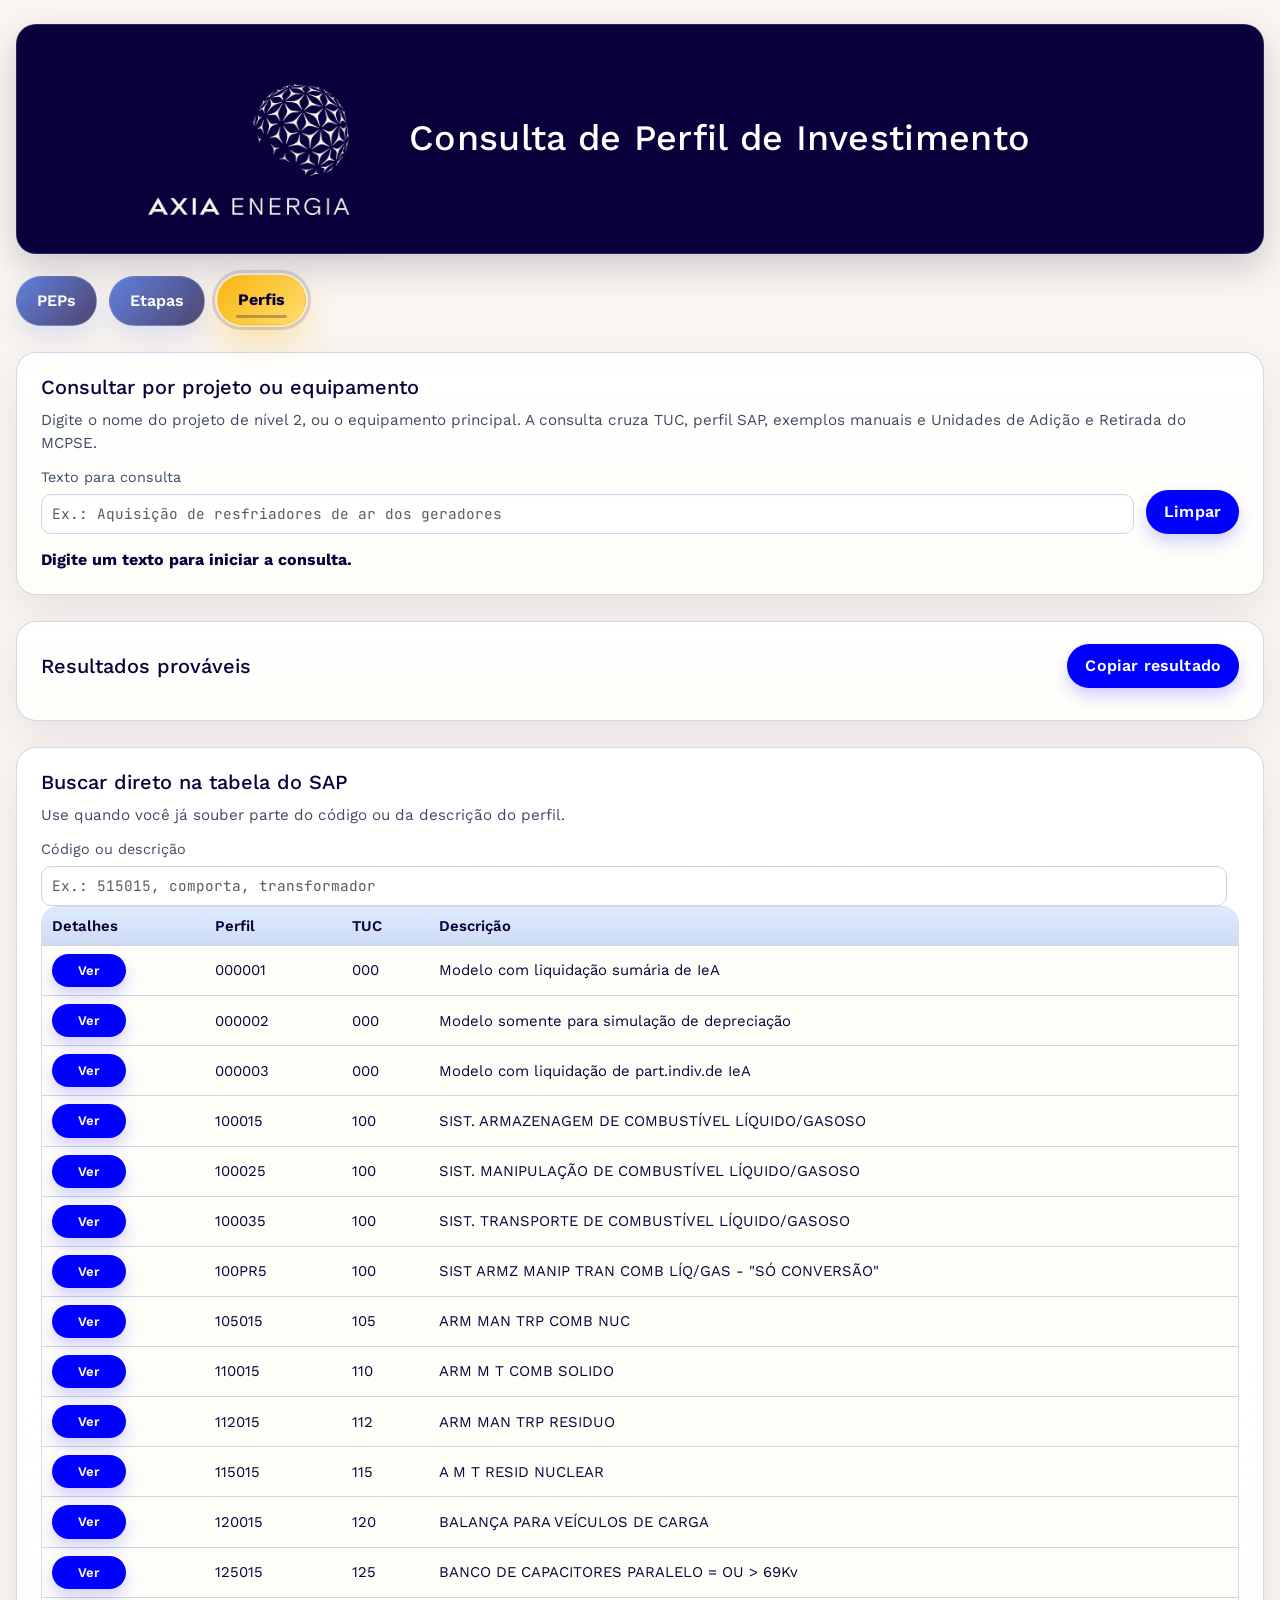
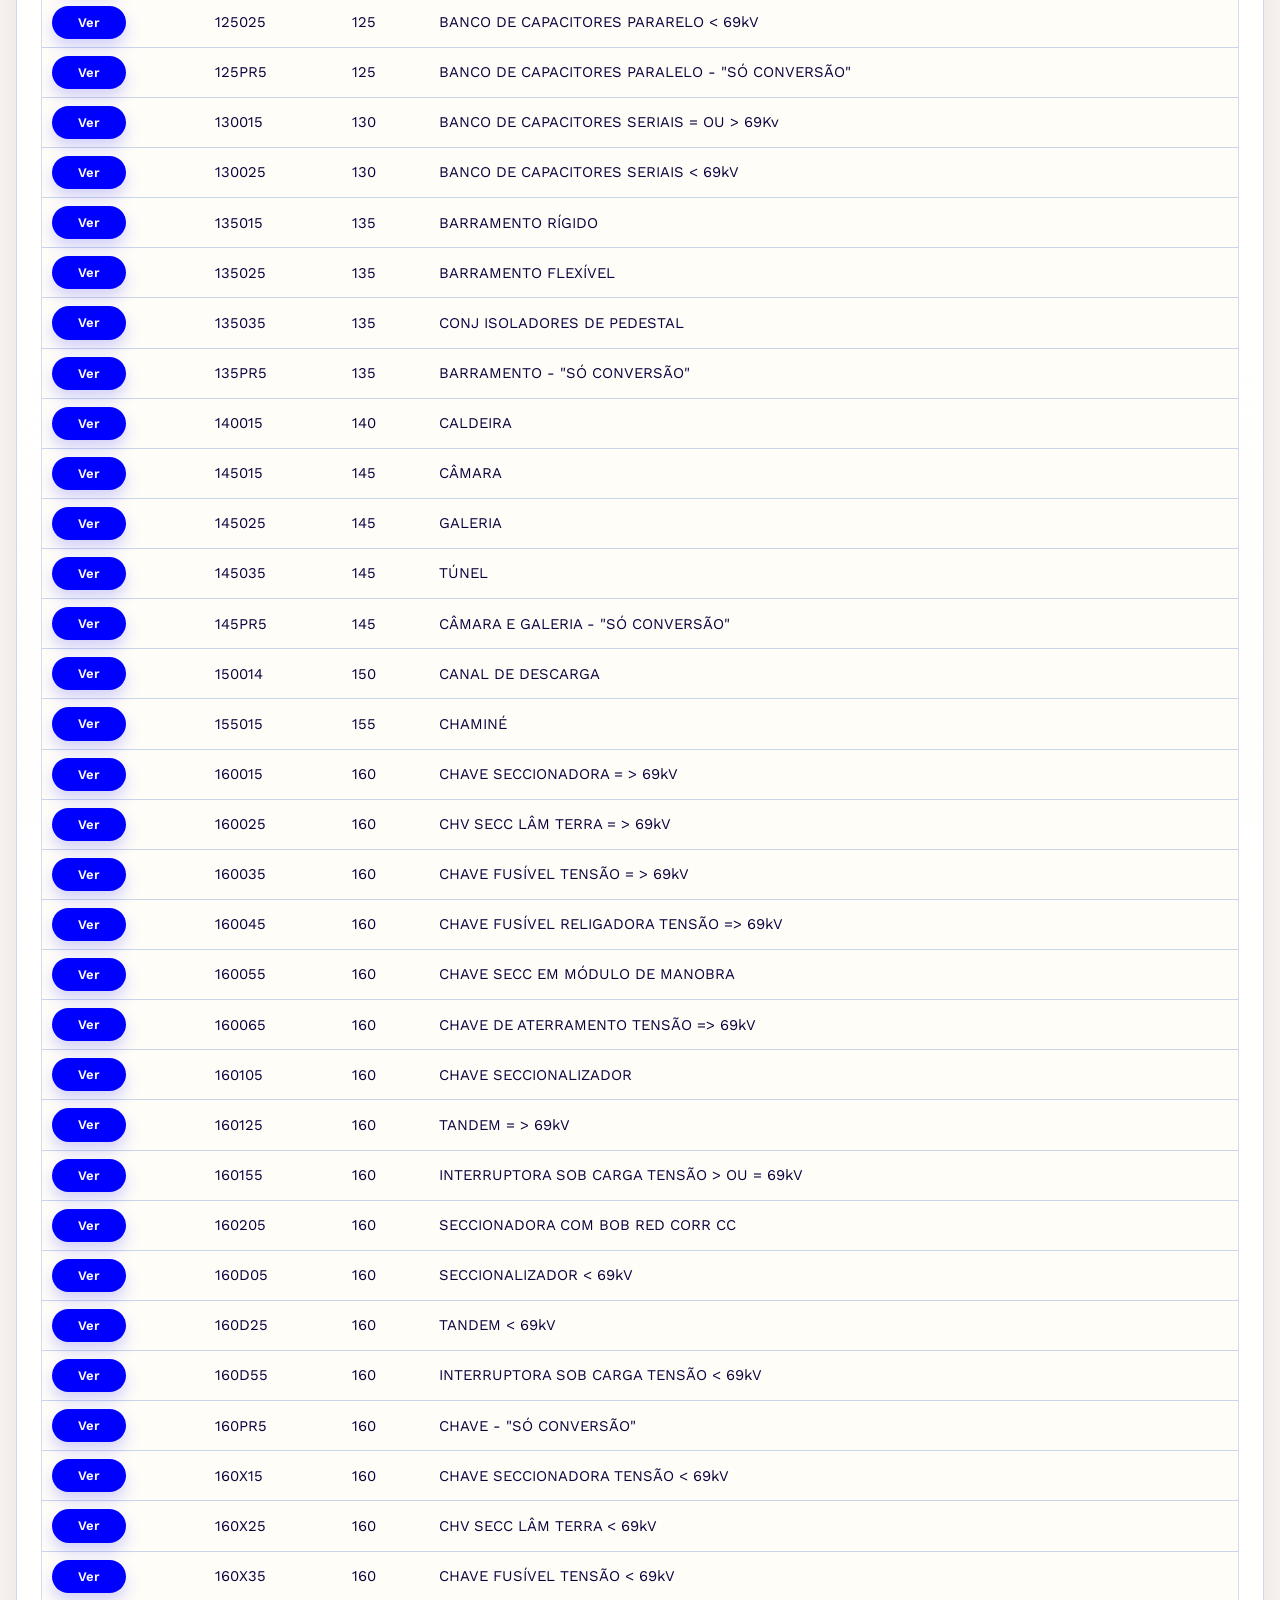
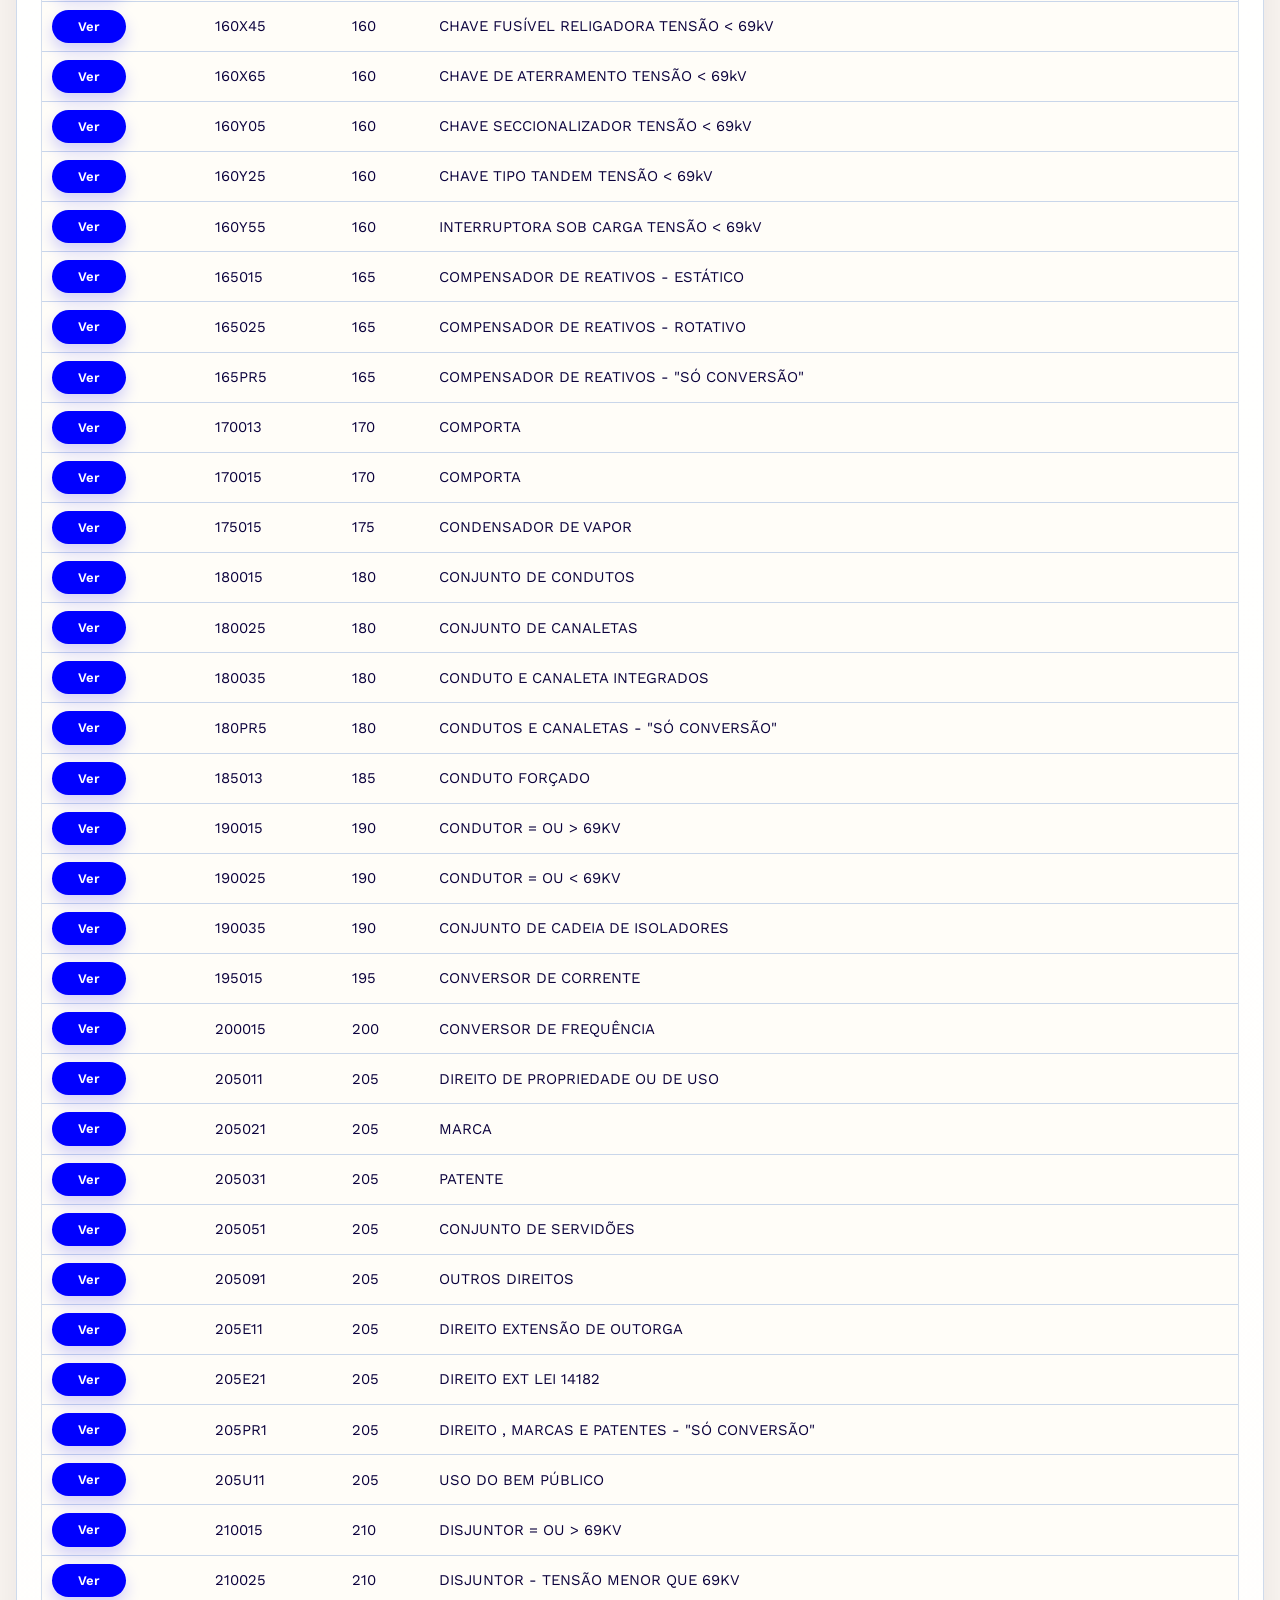
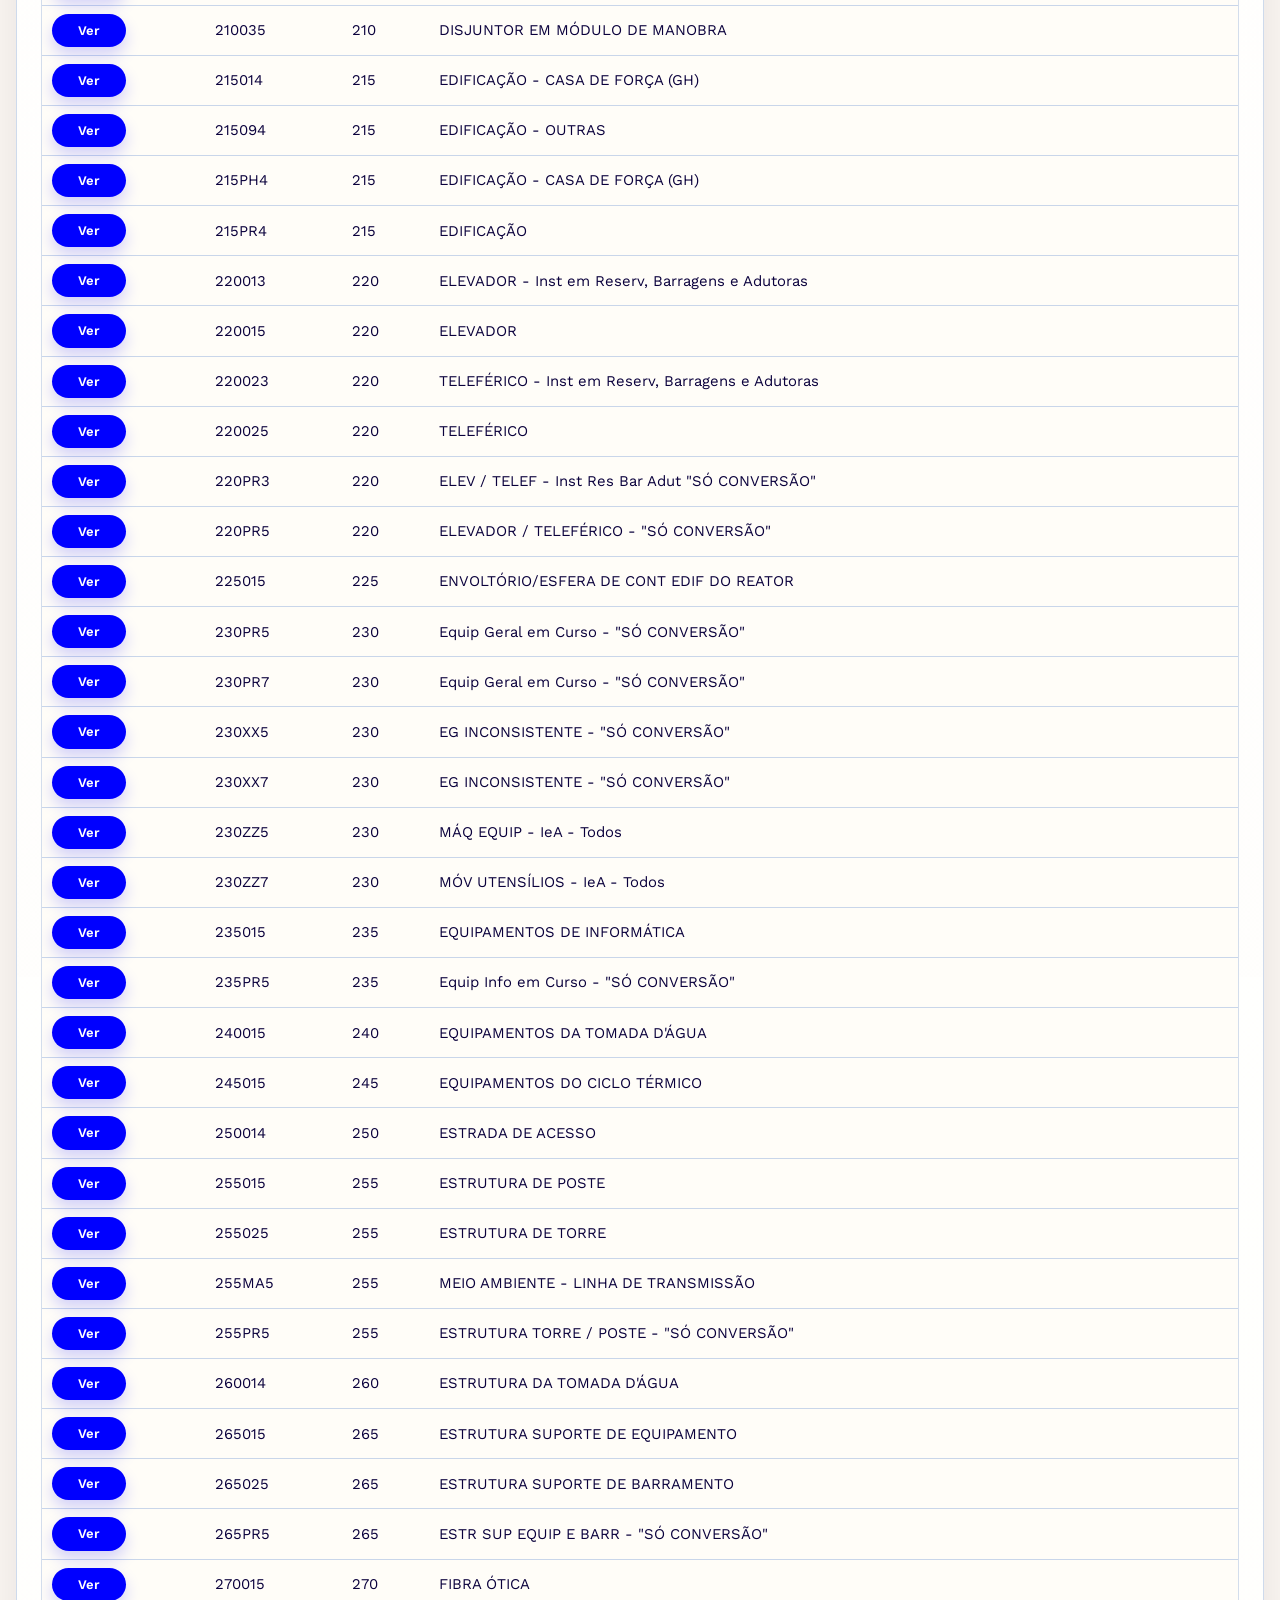
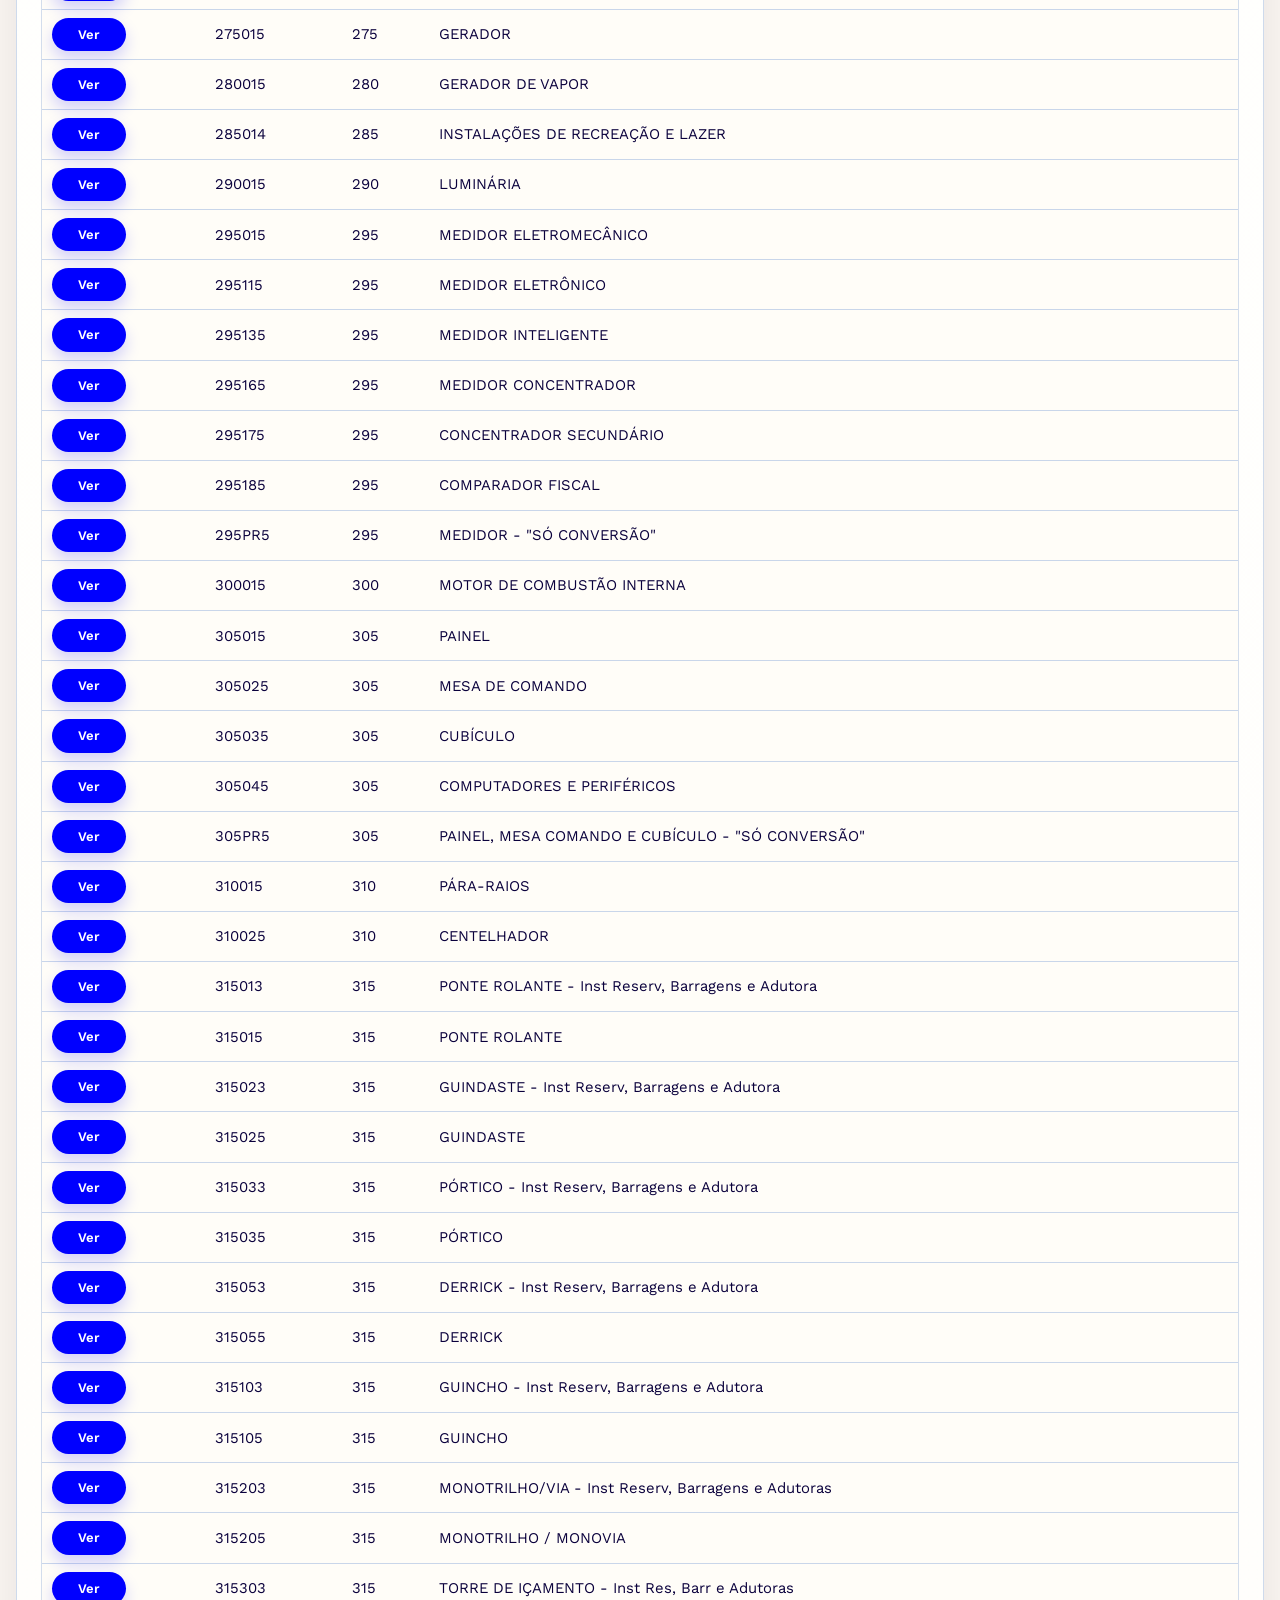
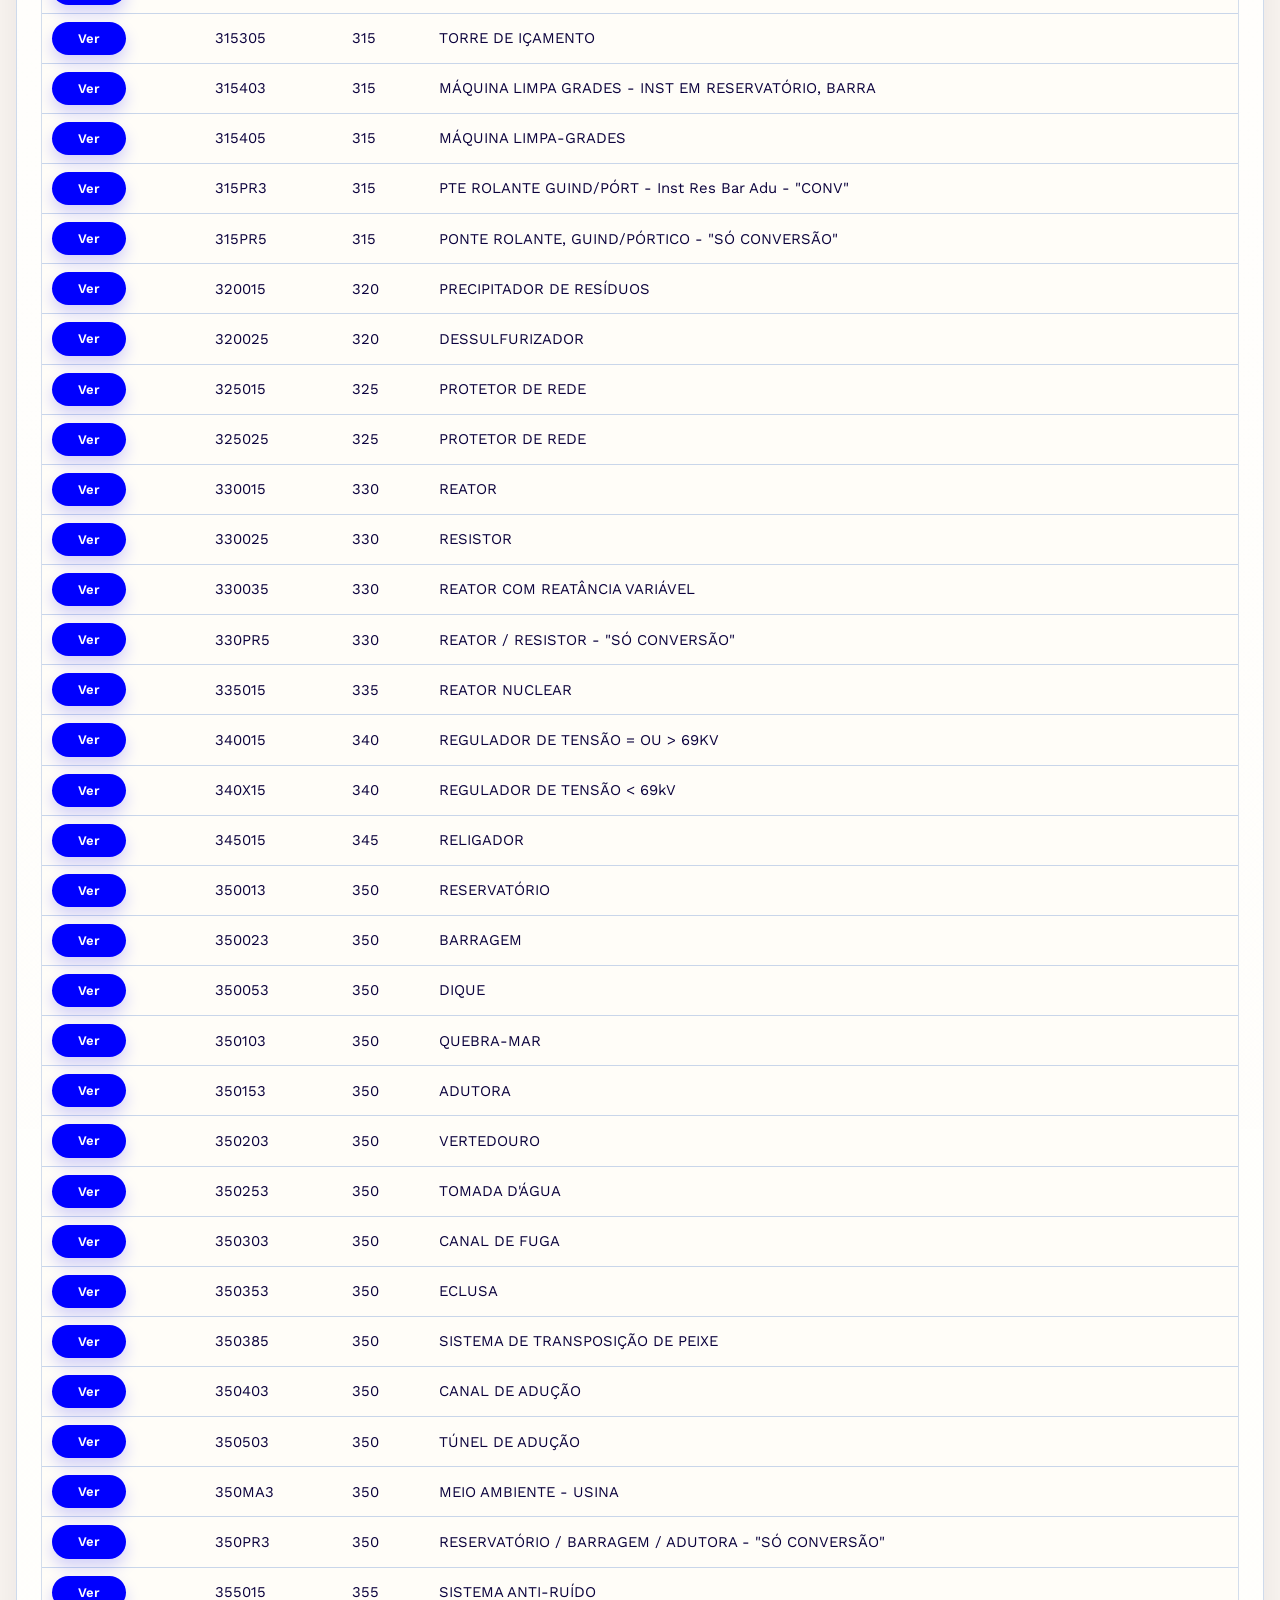
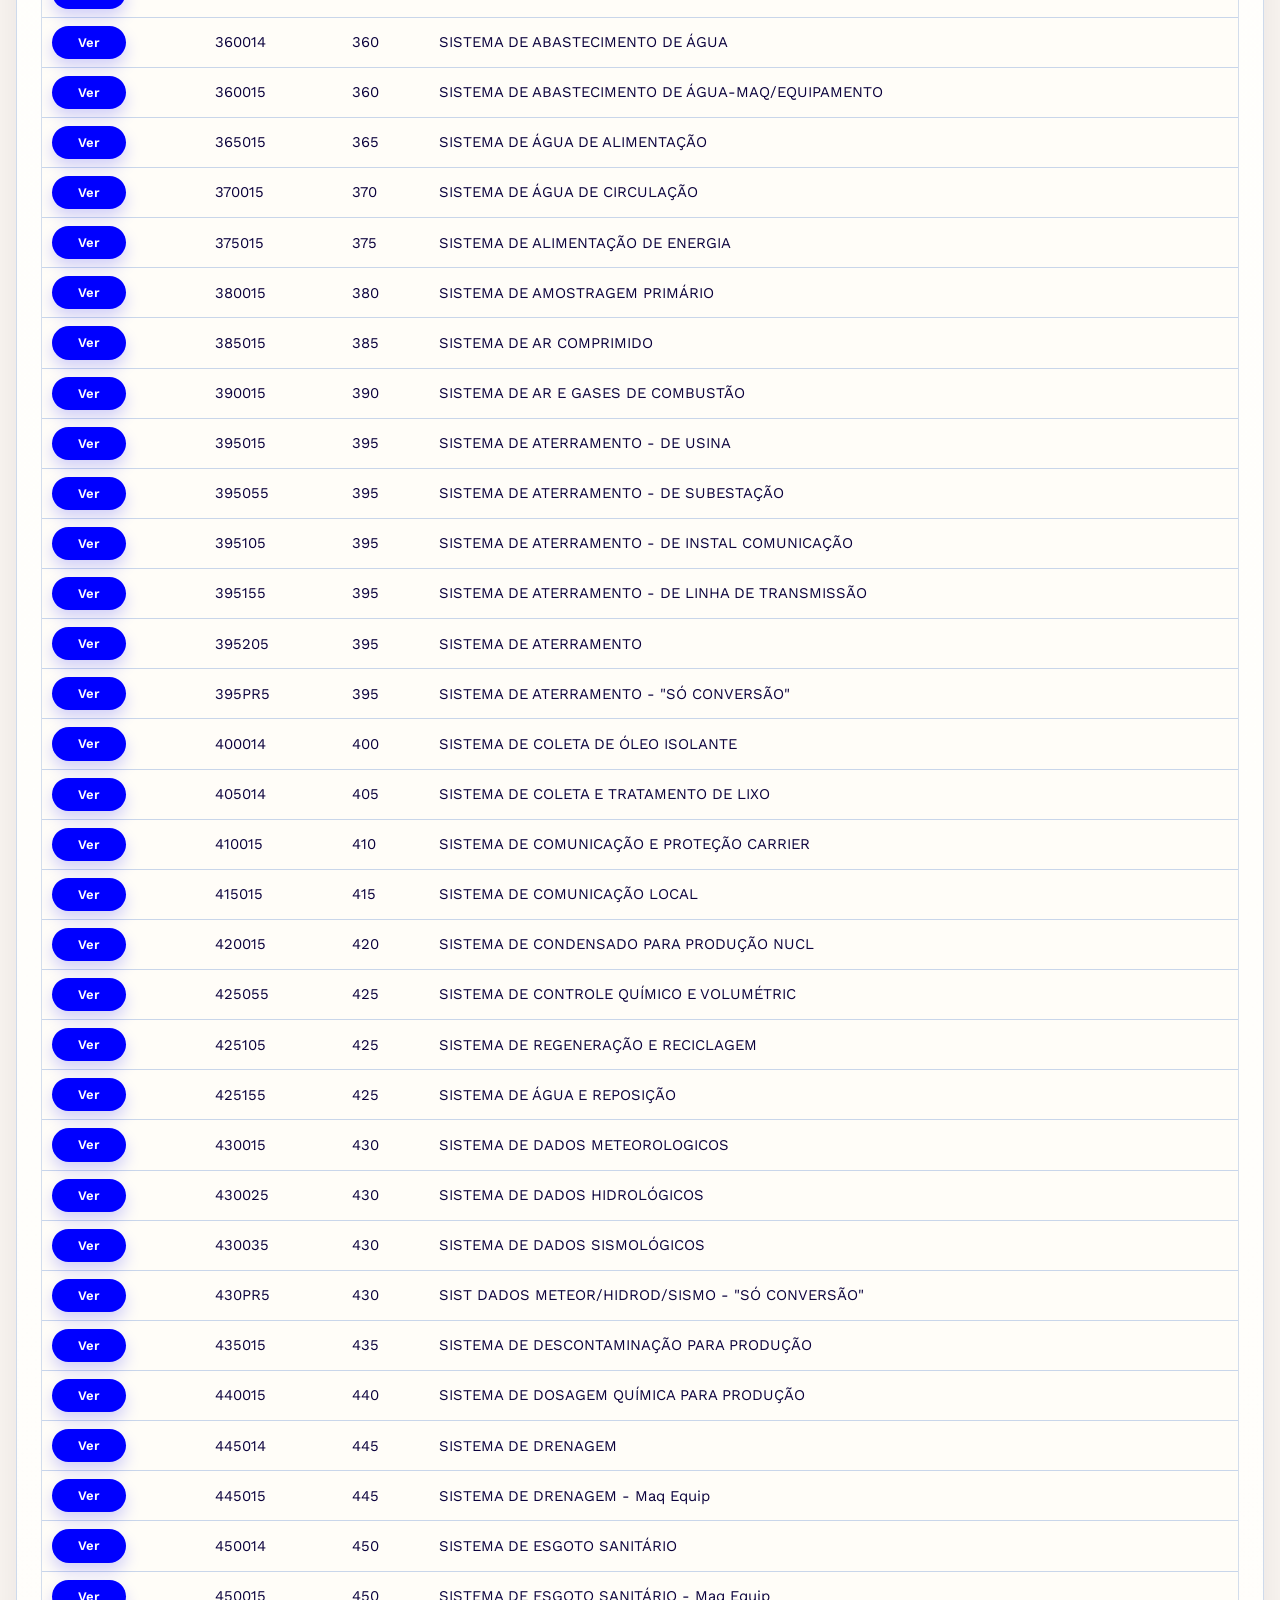
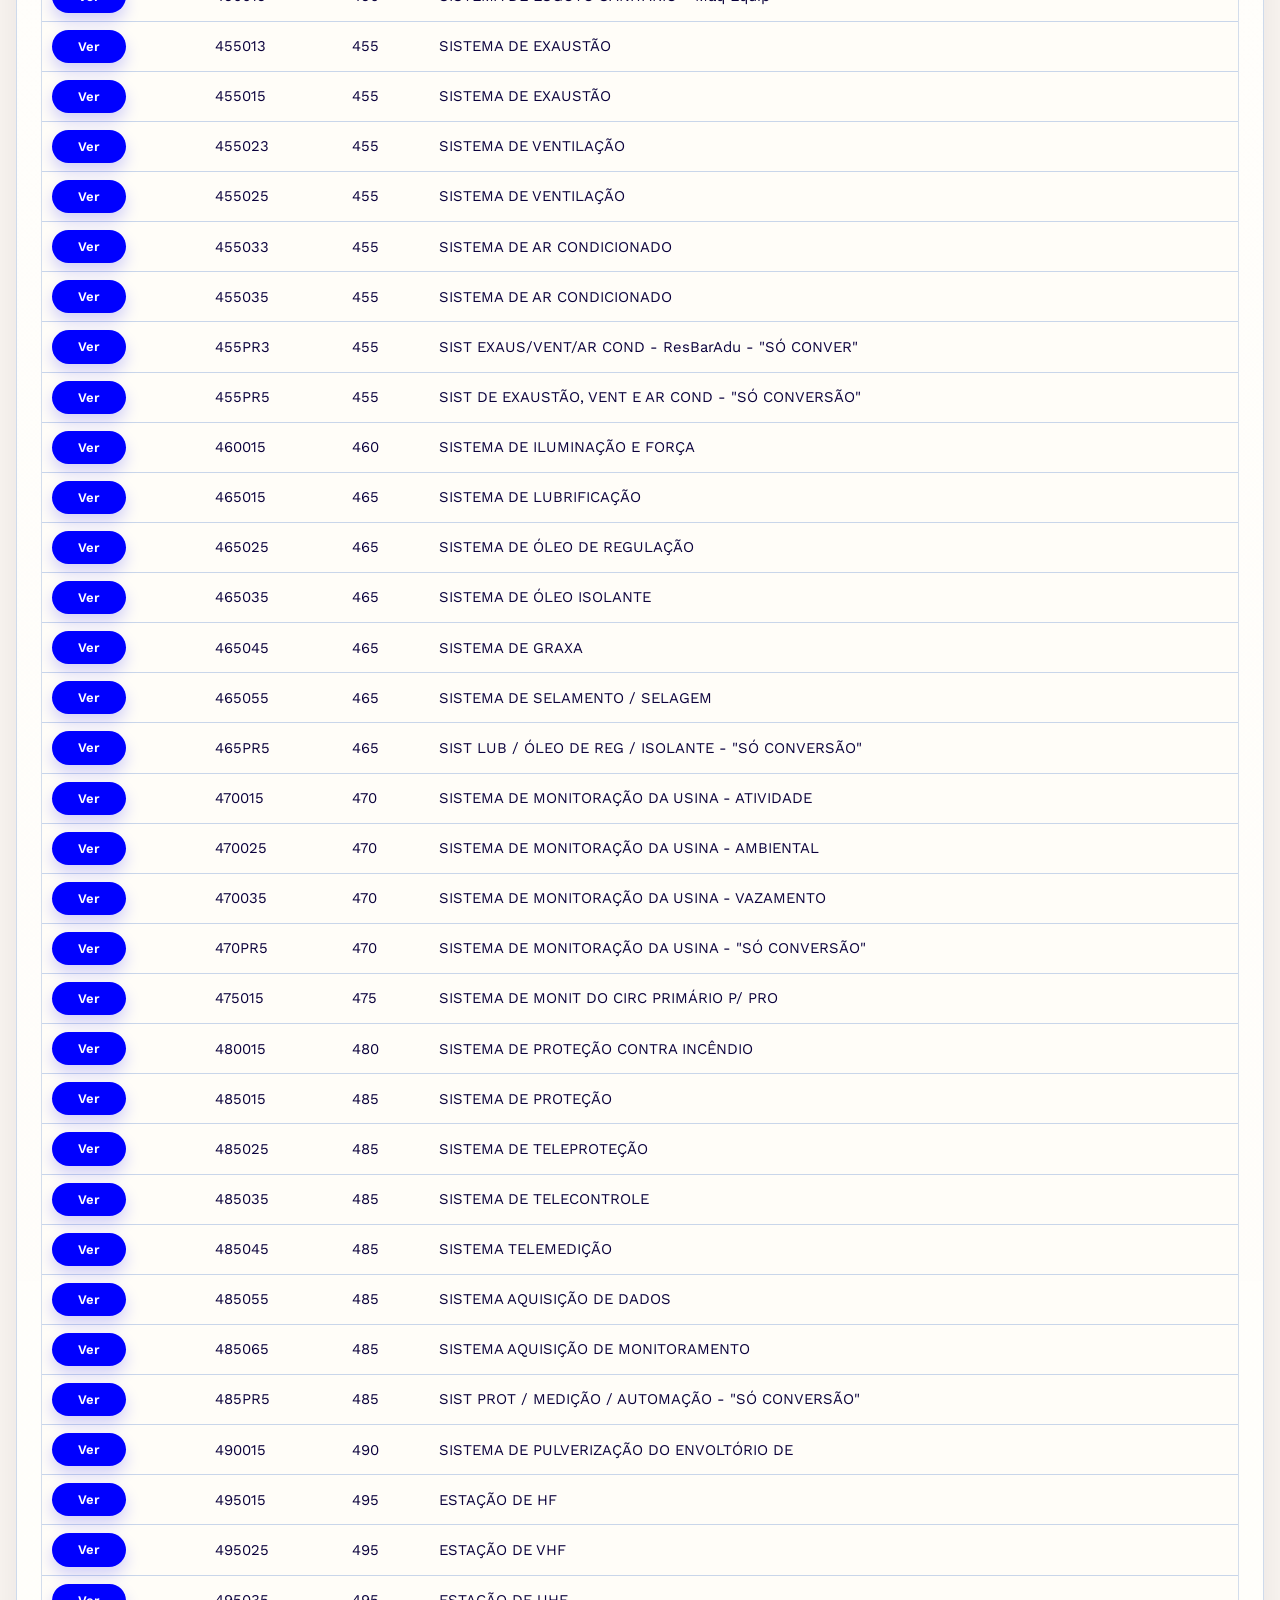
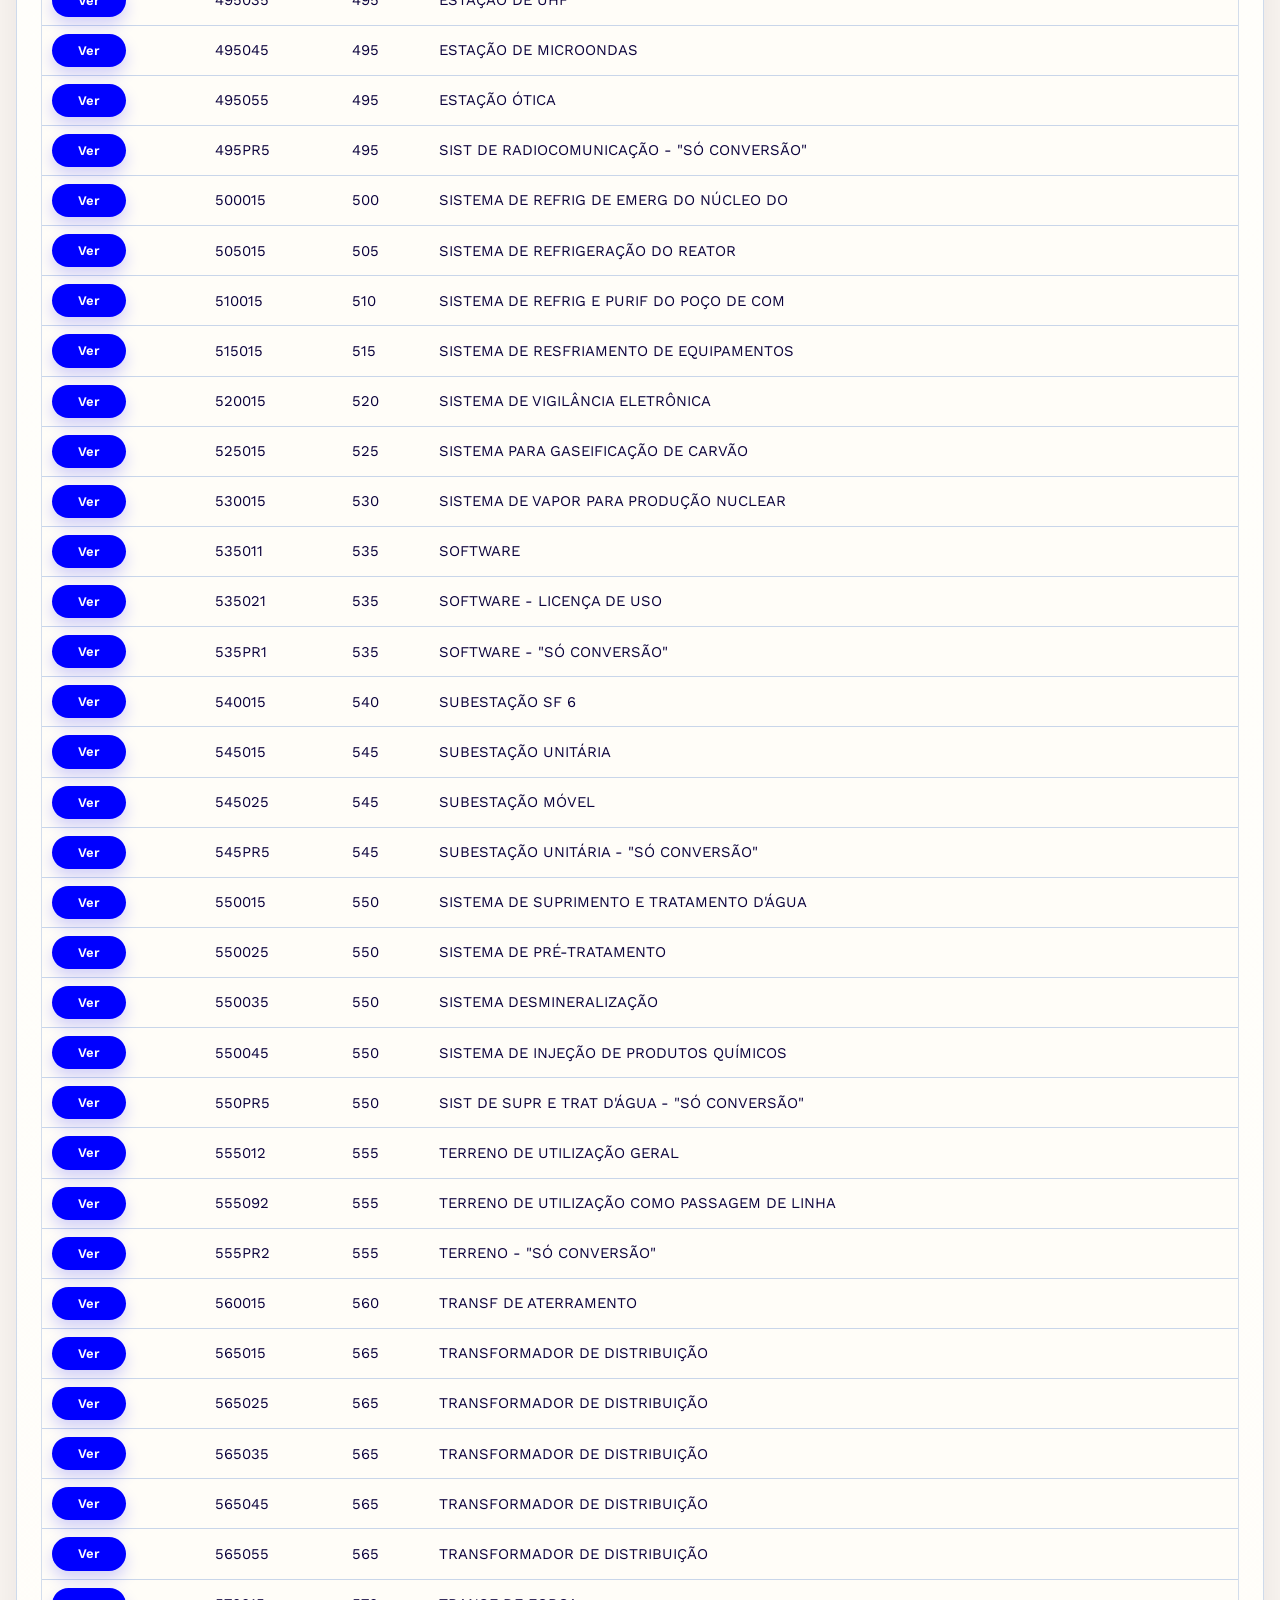
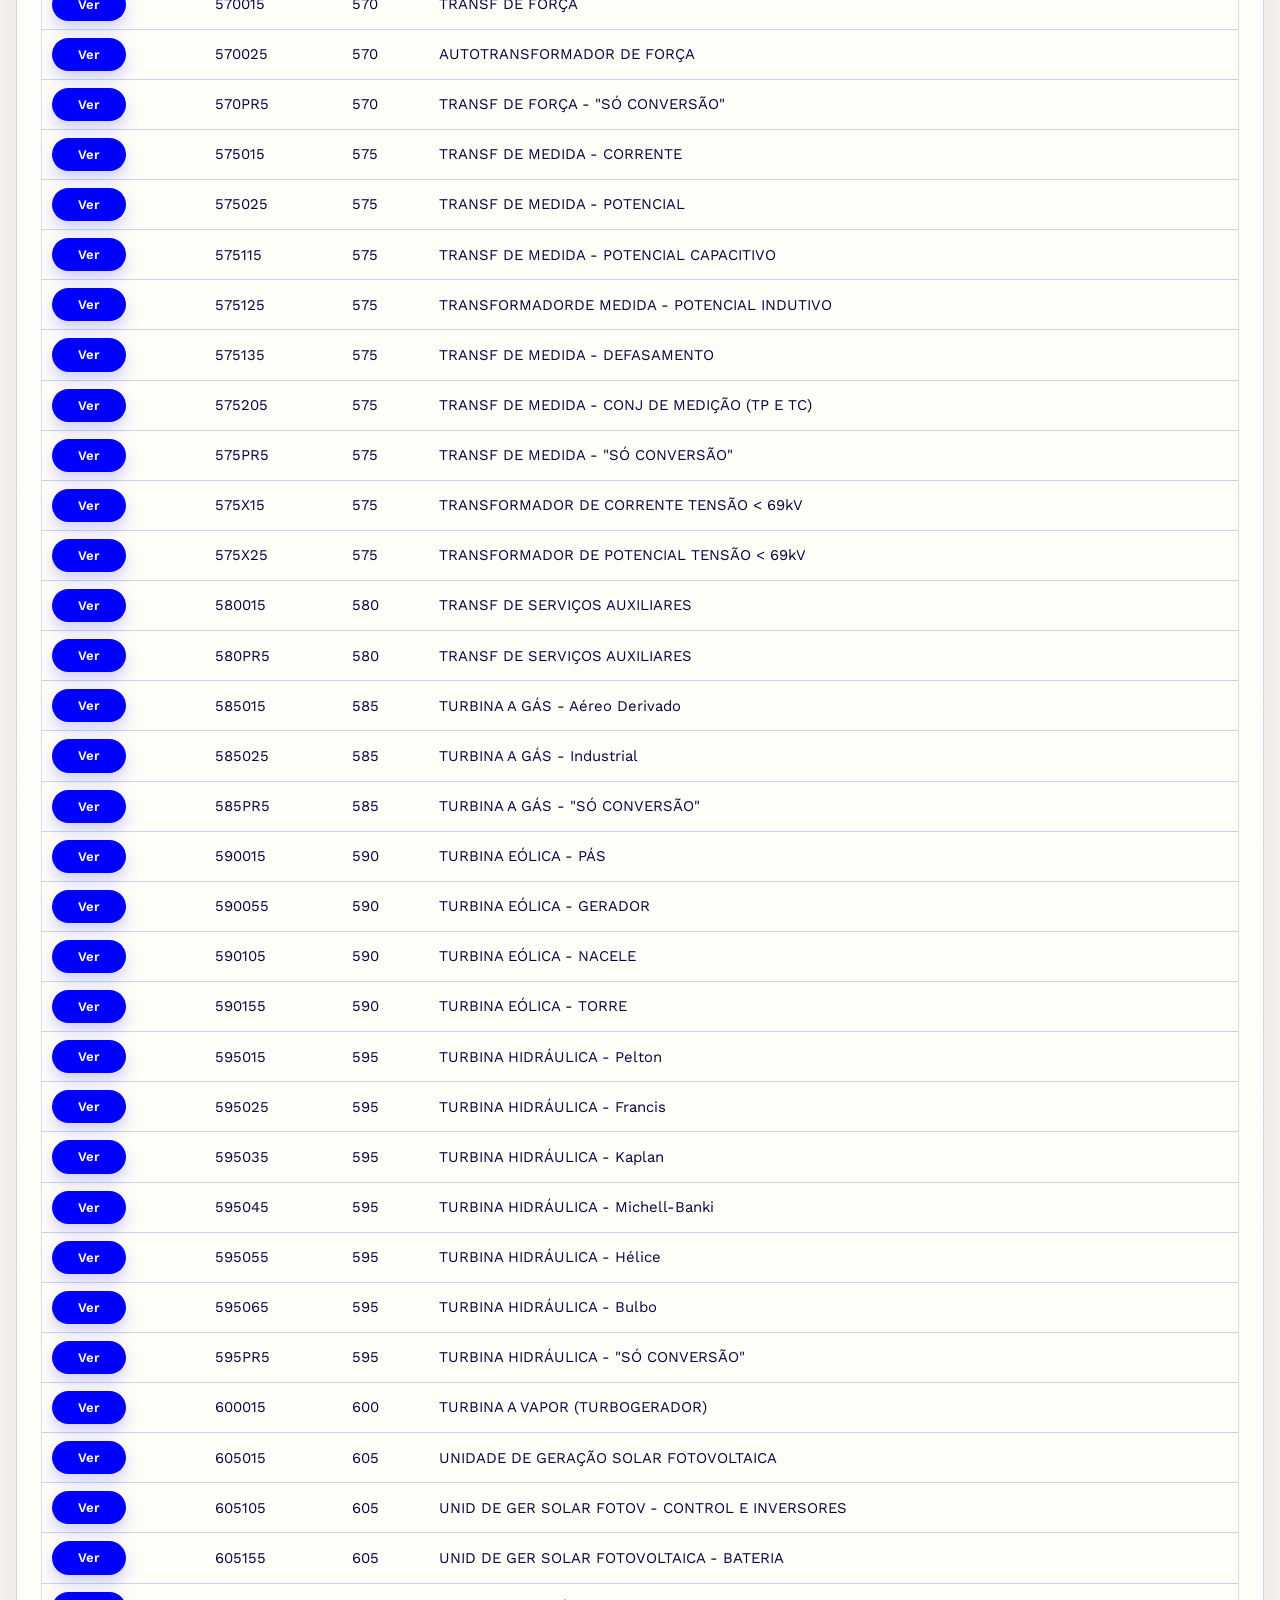
<file: perfil.html>
<!doctype html>
<html lang="pt-BR">
  <head>
    <meta charset="utf-8" />
    <meta name="viewport" content="width=device-width, initial-scale=1" />
    <title>Consulta de Perfil de Investimento</title>
    <link
      href="https://cdn.jsdelivr.net/npm/bootstrap@5.3.3/dist/css/bootstrap.min.css"
      rel="stylesheet"
    />
    <link rel="stylesheet" href="style.css" />
  </head>
  <body>
    <main class="page">
      <header class="hero">
        <div class="brand">
          <div class="logo-slot">
            <img src="AXIA_HORIONATAL.png" alt="Axia Energia" />
          </div>
          <h1>Consulta de Perfil de Investimento</h1>
        </div>
      </header>

      <nav class="nav">
        <a href="index.html">PEPs</a>
        <a href="etapas.html">Etapas</a>
        <a class="active" href="perfil.html">Perfis</a>
      </nav>

      <section class="panel">
        <h2>Consultar por projeto ou equipamento</h2>
        <p class="hint">
          Digite o nome do projeto de nível 2, ou o equipamento principal. A consulta cruza TUC, perfil SAP, exemplos manuais e Unidades de Adição e Retirada do MCPSE.
        </p>
        <div class="manual-form profile-search-grid">
          <label>Texto para consulta
            <input
              id="profile-query"
              class="form-control"
              type="text"
              placeholder="Ex.: Aquisição de resfriadores de ar dos geradores"
              autocomplete="off"
            />
          </label>
          <button id="btn-clear-profile" class="btn btn-secondary-soft" type="button">
            Limpar
          </button>
        </div>
        <div id="profile-summary" class="profile-summary"></div>
      </section>

      <section class="panel">
        <div class="section-head">
          <h2>Resultados prováveis</h2>
          <button id="btn-copy-profile" class="btn btn-primary" type="button">
            Copiar resultado
          </button>
        </div>
        <div id="profile-results" class="profile-card-grid"></div>
      </section>

      <section class="panel">
        <h2>Buscar direto na tabela do SAP</h2>
        <p class="hint">
          Use quando você já souber parte do código ou da descrição do perfil.
        </p>
        <div class="manual-form profile-search-grid">
          <label>Código ou descrição
            <input
              id="sap-query"
              class="form-control"
              type="text"
              placeholder="Ex.: 515015, comporta, transformador"
              autocomplete="off"
            />
          </label>
        </div>
        <div id="sap-results" class="table-wrap"></div>
      </section>
    </main>

    <script src="https://cdn.jsdelivr.net/npm/bootstrap@5.3.3/dist/js/bootstrap.bundle.min.js"></script>
    <script src="perfil-data.js"></script>
    <script src="perfil.js"></script>
  </body>
</html>
</file>
<file: style.css>
@import url("https://fonts.googleapis.com/css2?family=JetBrains+Mono:wght@400;600&family=Work+Sans:wght@400;600;700&display=swap");

:root {
  --bg: #faf5f0;
  --panel: #ffffff;
  --ink: #0a003c;
  --muted: #3d4a67;
  --accent: #0000ff;
  --accent-dark: #0a003c;
  --border: #c9d6ea;
  --shadow: 0 10px 30px rgba(10, 0, 60, 0.12);
  --info: #a0b4d2;
  --highlight: #f9b50b;
  --mono: "JetBrains Mono", "Fira Code", "Courier New", monospace;
  --sans: "Work Sans", "Segoe UI", sans-serif;
}

* {
  box-sizing: border-box;
}

body {
  margin: 0;
  font-family: var(--sans);
  color: var(--ink);
  background: #faf5f0;
}

.page {
  max-width: none;
  width: 100%;
  margin: 0;
  padding: 24px 16px 60px;
}

.nav {
  display: flex;
  gap: 12px;
  margin: 22px 0 14px;
  flex-wrap: wrap;
}

.nav a {
  text-decoration: none;
  color: #ffffff;
  background: linear-gradient(135deg, rgba(29, 78, 216, 0.88), rgba(10, 0, 60, 0.92));
  border: 1px solid rgba(255, 255, 255, 0.16);
  padding: 12px 20px;
  border-radius: 999px;
  font-weight: 600;
  box-shadow: 0 12px 24px rgba(29, 78, 216, 0.16);
  transition: transform 0.2s ease, box-shadow 0.2s ease, opacity 0.2s ease,
    background 0.2s ease;
}

.nav a.active {
  background: linear-gradient(135deg, #f9b50b, #ffdd72);
  color: #0a003c;
  border-color: rgba(249, 181, 11, 0.45);
  box-shadow: 0 16px 32px rgba(249, 181, 11, 0.32);
  outline: 3px solid rgba(10, 0, 60, 0.14);
  outline-offset: 2px;
  position: relative;
  z-index: 1;
  font-weight: 700;
  transform: translateY(-1px);
}

.nav a.active::after {
  content: "";
  position: absolute;
  left: 18px;
  right: 18px;
  bottom: 6px;
  height: 3px;
  border-radius: 999px;
  background: rgba(10, 0, 60, 0.28);
}

.nav a:hover {
  transform: translateY(-1px);
  box-shadow: 0 14px 28px rgba(29, 78, 216, 0.22);
}

.nav a:focus-visible {
  outline: 3px solid rgba(249, 181, 11, 0.45);
  outline-offset: 3px;
}

.nav a.active:hover {
  color: #fff;
  color: #0a003c;
}

.nav a:not(.active) {
  opacity: 0.78;
}

.hero {
  padding: 24px 28px;
  background: #0a003c;
  color: #ffffff;
  border: 1px solid rgba(255, 255, 255, 0.14);
  border-radius: 20px;
  box-shadow: 0 14px 34px rgba(10, 0, 60, 0.18);
  display: flex;
  align-items: center;
  gap: 24px;
}

.manual-form {
  display: grid;
  grid-template-columns: repeat(auto-fit, minmax(200px, 1fr));
  gap: 12px;
  align-items: end;
}

.manual-inline {
  grid-template-columns: minmax(240px, 1fr) minmax(240px, 1fr) minmax(360px, 1.4fr);
}

.advanced-grid {
  margin-top: 14px;
}

.advanced-box {
  margin-top: 16px;
  border: 1px solid rgba(201, 214, 234, 0.9);
  border-radius: 18px;
  background: rgba(238, 244, 255, 0.46);
  padding: 12px 14px 14px;
}

.advanced-box summary {
  display: inline-flex;
  align-items: center;
  gap: 10px;
  cursor: pointer;
  font-weight: 700;
  color: var(--accent-dark);
  list-style: none;
}

.advanced-box summary::-webkit-details-marker {
  display: none;
}

.advanced-box summary::after {
  content: "Mostrar campos extras";
  font-weight: 600;
  color: var(--muted);
}

.advanced-box[open] summary::after {
  content: "Ocultar campos extras";
}

.manual-form label {
  display: flex;
  flex-direction: column;
  gap: 6px;
  font-size: 0.9rem;
  color: var(--muted);
  align-self: start;
}

.field-title {
  display: flex;
  align-items: center;
  gap: 6px;
  min-height: 24px;
  white-space: nowrap;
}

.required-mark,
.optional-mark {
  display: inline-flex;
  align-items: center;
  min-height: 22px;
  margin-left: 0;
  padding: 2px 7px;
  border-radius: 999px;
  font-size: 0.72rem;
  font-weight: 700;
  vertical-align: middle;
}

.required-mark {
  color: #8a1f11;
  background: rgba(244, 63, 94, 0.12);
  border: 1px solid rgba(244, 63, 94, 0.22);
}

.optional-mark {
  color: #344054;
  background: rgba(238, 244, 255, 0.86);
  border: 1px solid rgba(201, 214, 234, 0.9);
}

.field-help {
  font-size: 0.78rem;
  color: #5b6c88;
  line-height: 1.35;
  min-height: 1.1rem;
}

.field-help:empty {
  display: none;
}

.adjust-grid .field-title {
  min-height: 2.9rem;
}

.manual-form input,
.manual-form select {
  padding: 8px 10px;
  border-radius: 10px;
  border: 1px solid var(--border);
  font-family: var(--mono);
  font-size: 0.9rem;
}

.fornec-list {
  display: flex;
  flex-direction: column;
  gap: 8px;
  flex: 1;
  min-width: 260px;
}

.fornec-item {
  min-width: 100%;
  width: 100%;
  flex: none;
}

#btn-add-fornec {
  padding: 8px 14px;
  font-size: 0.9rem;
  white-space: nowrap;
  min-width: 210px;
}

.fornec-row {
  display: flex;
  align-items: flex-start;
  gap: 10px;
  flex-wrap: nowrap;
}
#btn-add-fornec {
  align-self: flex-start;
  padding: 8px 14px;
  font-size: 0.9rem;
}

.brand {
  display: flex;
  align-items: center;
  gap: 24px;
}

.logo-slot {
  width: min(34vw, 340px);
  height: 180px;
  border-radius: 18px;
  background: transparent;
  box-shadow: 0 12px 28px rgba(10, 0, 60, 0.12);
  display: grid;
  place-items: center;
  overflow: hidden;
  flex-shrink: 0;
}

.logo-slot img {
  width: 100%;
  height: 100%;
  object-fit: contain;
  object-position: center;
  padding: 0;
}

.hero h1 {
  margin: 0;
  font-size: clamp(2rem, 2.8vw, 2.9rem);
  letter-spacing: 0.3px;
  line-height: 1.05;
}

.panel {
  margin-top: 26px;
  background:
    linear-gradient(180deg, rgba(255, 255, 255, 0.98), rgba(255, 253, 248, 0.96));
  padding: 22px 24px;
  border-radius: 20px;
  border: 1px solid rgba(201, 214, 234, 0.9);
  box-shadow: 0 16px 40px rgba(10, 0, 60, 0.08);
}

.panel h2 {
  margin: 0 0 10px;
  font-size: 1.25rem;
  color: var(--accent-dark);
}

.section-head {
  display: flex;
  align-items: center;
  justify-content: space-between;
  gap: 12px;
  flex-wrap: wrap;
  margin-bottom: 10px;
}

.section-head h2 {
  margin: 0;
}

.panel h3 {
  margin: 0 0 8px;
  font-size: 1rem;
  color: var(--accent);
}

.hint {
  margin: 0 0 12px;
  color: var(--muted);
  font-size: 0.95rem;
}

textarea {
  width: 100%;
  min-height: 180px;
  padding: 12px 14px;
  border: 1px solid var(--border);
  border-radius: 14px;
  font-family: var(--mono);
  font-size: 0.95rem;
  background: #fcfbf9;
  resize: vertical;
}

.actions {
  margin-top: 18px;
  display: flex;
  gap: 12px;
  flex-wrap: wrap;
  align-items: center;
}

.mapping {
  display: flex;
  gap: 12px;
  flex-wrap: wrap;
  margin-bottom: 12px;
}

.mapping label {
  font-size: 0.9rem;
  color: var(--muted);
  display: flex;
  align-items: center;
  gap: 6px;
}

.mapping input,
.mapping select {
  padding: 6px 8px;
  border-radius: 8px;
  border: 1px solid var(--border);
  font-family: var(--mono);
  font-size: 0.9rem;
}

.inline-field {
  display: flex;
  align-items: center;
  gap: 8px;
  color: var(--muted);
  font-size: 0.9rem;
  background: rgba(238, 244, 255, 0.72);
  border: 1px solid rgba(201, 214, 234, 0.8);
  border-radius: 14px;
  padding: 10px 12px;
}

.inline-field input,
.inline-field select {
  padding: 6px 8px;
  border-radius: 8px;
  border: 1px solid var(--border);
  font-family: var(--mono);
  font-size: 0.9rem;
}

.page button {
  padding: 10px 18px;
  border: none;
  border-radius: 999px;
  background: var(--accent);
  color: #ffffff;
  font-weight: 600;
  cursor: pointer;
  transition: transform 0.2s ease, box-shadow 0.2s ease;
  box-shadow: 0 8px 16px rgba(0, 0, 255, 0.18);
}

.page button:hover {
  transform: translateY(-1px);
  box-shadow: 0 10px 20px rgba(0, 0, 255, 0.24);
}

.btn {
  border-radius: 999px;
  font-weight: 600;
  padding: 0.7rem 1.15rem;
  letter-spacing: 0.01em;
}

.btn-primary {
  background: linear-gradient(135deg, #1d4ed8, #0a003c);
  border-color: transparent;
  box-shadow: 0 12px 24px rgba(29, 78, 216, 0.22);
  color: #ffffff;
}

.btn-secondary-soft {
  color: var(--accent-dark);
  border: 1px solid rgba(10, 0, 60, 0.12);
  background: linear-gradient(180deg, rgba(255, 255, 255, 0.96), rgba(230, 238, 255, 0.96));
  box-shadow: 0 10px 22px rgba(10, 0, 60, 0.08);
}

.btn-secondary-soft:hover,
.btn-secondary-soft:focus {
  color: var(--accent-dark);
  background: linear-gradient(180deg, #ffffff, #dbe8ff);
  border-color: rgba(29, 78, 216, 0.22);
  box-shadow: 0 12px 26px rgba(10, 0, 60, 0.12);
}

.btn-secondary-soft:disabled,
.btn-secondary-soft.disabled {
  color: #5b6c88;
  background: linear-gradient(180deg, #eef2f8, #e4ebf6);
  border-color: rgba(91, 108, 136, 0.18);
  box-shadow: none;
  opacity: 1;
  cursor: not-allowed;
}

.form-control,
.form-select {
  border-radius: 14px;
  border: 1px solid rgba(201, 214, 234, 0.95);
  font-family: var(--mono);
  padding: 0.78rem 0.95rem;
  background-color: rgba(255, 255, 255, 0.95);
  box-shadow: inset 0 1px 2px rgba(10, 0, 60, 0.03);
}

.form-control:focus,
.form-select:focus {
  border-color: rgba(29, 78, 216, 0.45);
  box-shadow: 0 0 0 0.2rem rgba(29, 78, 216, 0.14);
}

.tables {
  display: flex;
  flex-direction: column;
  gap: 18px;
}

.table-block {
  width: 100%;
}

.table-wrap {
  overflow: auto;
  border: 1px solid rgba(201, 214, 234, 0.8);
  border-radius: 18px;
  background: #fffdf8;
  box-shadow: inset 0 1px 0 rgba(255, 255, 255, 0.8);
}

table {
  width: 100%;
  border-collapse: collapse;
  min-width: 100%;
}

th,
td {
  border-bottom: 1px solid var(--border);
  padding: 8px 10px;
  text-align: left;
  font-size: 0.93rem;
}

th {
  position: sticky;
  top: 0;
  background: linear-gradient(180deg, #dfeafc, #cddcf5);
  font-weight: 600;
  z-index: 1;
}

td[contenteditable="true"] {
  background: #fff;
  font-family: var(--mono);
}

td.locked {
  background: #f3f5fa;
  color: #5b6c88;
}

td.profile-missing {
  background: rgba(244, 63, 94, 0.14);
  color: #8a1f11;
  outline: 2px solid rgba(244, 63, 94, 0.34);
  outline-offset: -2px;
}

td.profile-review {
  background: rgba(249, 181, 11, 0.22);
  color: #7a4b00;
  outline: 2px solid rgba(249, 181, 11, 0.46);
  outline-offset: -2px;
}

td.profile-ok {
  background: rgba(34, 197, 94, 0.14);
  color: #166534;
  outline: 2px solid rgba(34, 197, 94, 0.28);
  outline-offset: -2px;
}

.warnings {
  margin-bottom: 10px;
  color: var(--accent-dark);
  font-weight: 600;
  background: rgba(249, 181, 11, 0.12);
  border: 1px solid rgba(249, 181, 11, 0.28);
  border-radius: 12px;
  padding: 10px 12px;
  white-space: pre-line;
}

.profile-results {
  color: #344054;
  white-space: pre-line;
}

.profile-search-grid {
  grid-template-columns: minmax(260px, 1fr) auto;
}

.profile-summary {
  margin-top: 14px;
  color: var(--accent-dark);
  font-weight: 700;
}

.profile-card-grid {
  display: grid;
  grid-template-columns: repeat(auto-fit, minmax(280px, 1fr));
  gap: 14px;
}

.profile-card {
  position: relative;
  min-height: 210px;
  padding: 18px;
  border: 1px solid rgba(201, 214, 234, 0.95);
  border-radius: 8px;
  background: #fff;
  box-shadow: 0 10px 24px rgba(10, 0, 60, 0.07);
}

.profile-card h3 {
  padding-right: 50px;
}

.profile-rank {
  position: absolute;
  top: 14px;
  right: 14px;
  display: inline-flex;
  align-items: center;
  justify-content: center;
  min-width: 38px;
  min-height: 30px;
  border-radius: 999px;
  background: rgba(249, 181, 11, 0.18);
  color: var(--accent-dark);
  font-family: var(--mono);
  font-weight: 700;
}

.profile-code {
  margin: 10px 0;
  color: var(--accent-dark);
  font-weight: 700;
}

.profile-options {
  display: flex;
  gap: 8px;
  flex-wrap: wrap;
  margin-top: 10px;
}

.profile-option {
  display: inline-flex;
  max-width: 100%;
  padding: 7px 9px;
  border-radius: 8px;
  background: rgba(238, 244, 255, 0.9);
  color: #344054;
  font-family: var(--mono);
  font-size: 0.82rem;
}

.profile-reason {
  margin: 12px 0 0;
  color: var(--muted);
  font-size: 0.9rem;
}

.profile-uar,
.profile-uar-details {
  margin-top: 12px;
  padding-top: 10px;
  border-top: 1px solid rgba(201, 214, 234, 0.72);
  color: var(--muted);
  font-size: 0.88rem;
}

.profile-uar ul,
.profile-uar-details ul {
  margin: 8px 0 0;
  padding-left: 18px;
}

.profile-uar li,
.profile-uar-details li {
  margin-bottom: 4px;
}

.profile-uar-details summary {
  cursor: pointer;
  color: var(--accent-dark);
  font-weight: 700;
}

.sap-detail-toggle {
  min-width: 74px;
  min-height: 32px;
  padding: 6px 10px;
  border: 1px solid rgba(10, 0, 60, 0.14);
  border-radius: 999px;
  background: #ffffff;
  color: var(--accent-dark);
  font-family: var(--sans);
  font-size: 0.82rem;
  font-weight: 600;
  line-height: 1;
}

.sap-detail-toggle:hover,
.sap-detail-toggle:focus {
  border-color: rgba(29, 78, 216, 0.32);
  background: rgba(238, 244, 255, 0.9);
}

.sap-detail-row td {
  background: #f8fbff;
}

.sap-detail-box {
  padding: 16px;
  border: 1px solid rgba(201, 214, 234, 0.9);
  border-radius: 8px;
  background: #ffffff;
}

.sap-detail-head {
  margin-bottom: 12px;
}

.sap-detail-head h3 {
  margin: 0 0 10px;
  color: var(--accent-dark);
  font-size: 1rem;
}

.sap-detail-grid {
  display: grid;
  grid-template-columns: minmax(260px, 0.9fr) minmax(320px, 1.1fr);
  gap: 16px;
  align-items: start;
}

.sap-detail-panel {
  min-width: 0;
}

.sap-detail-panel h4 {
  margin: 0 0 8px;
  color: var(--muted);
  font-size: 0.9rem;
  font-weight: 700;
}

.row-highlight td {
  background: rgba(0, 0, 255, 0.08);
}

@media (max-width: 700px) {
  .page {
    padding: 18px 8px 40px;
  }

  .hero {
    padding: 20px 18px;
  }

  .brand {
    align-items: flex-start;
  }

  .logo-slot {
    width: 142px;
    height: 84px;
  }

  table {
    min-width: 100%;
  }

  button {
    width: 100%;
    justify-content: center;
  }

  .inline-field {
    width: 100%;
    flex-direction: column;
    align-items: stretch;
  }

  .fornec-row {
    flex-direction: column;
    align-items: stretch;
  }

  .fornec-list {
    min-width: 100%;
  }

  .manual-inline {
    grid-template-columns: 1fr;
  }

  .sap-detail-grid {
    grid-template-columns: 1fr;
  }
}
</file>
